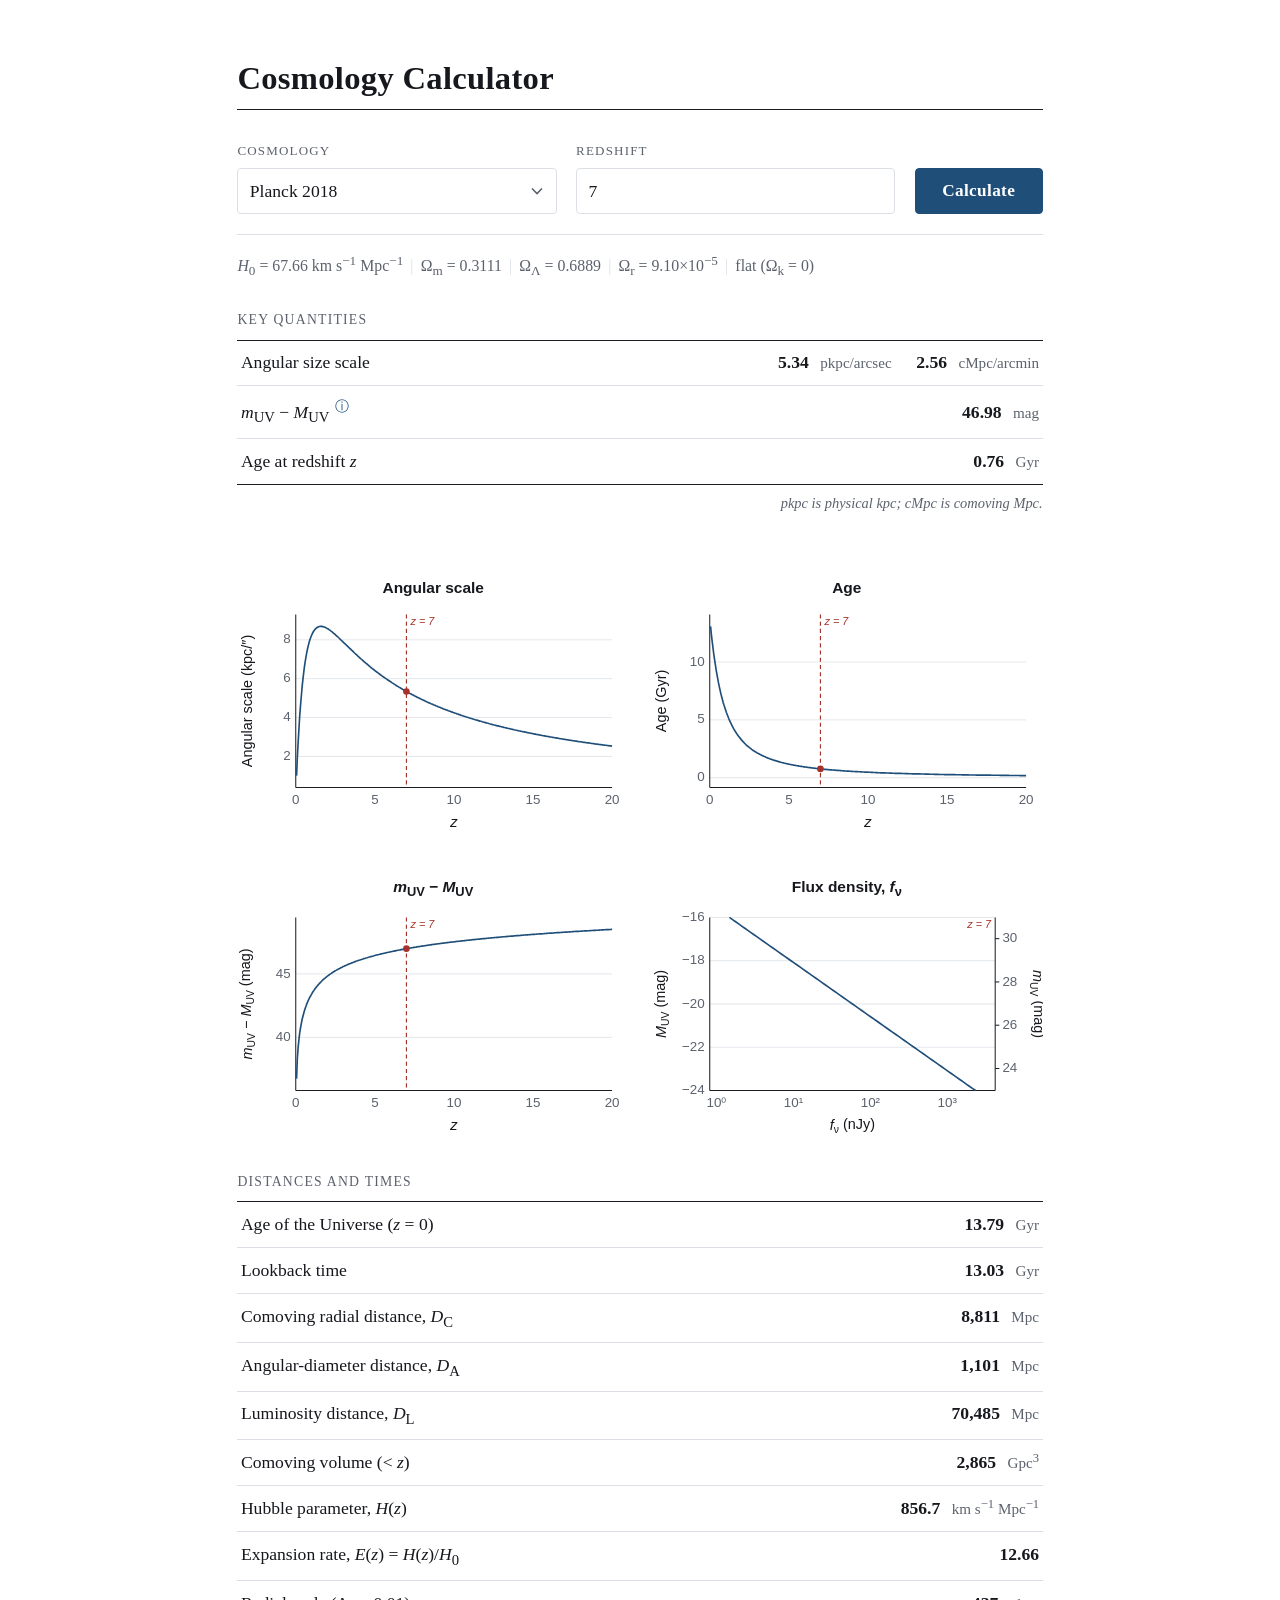
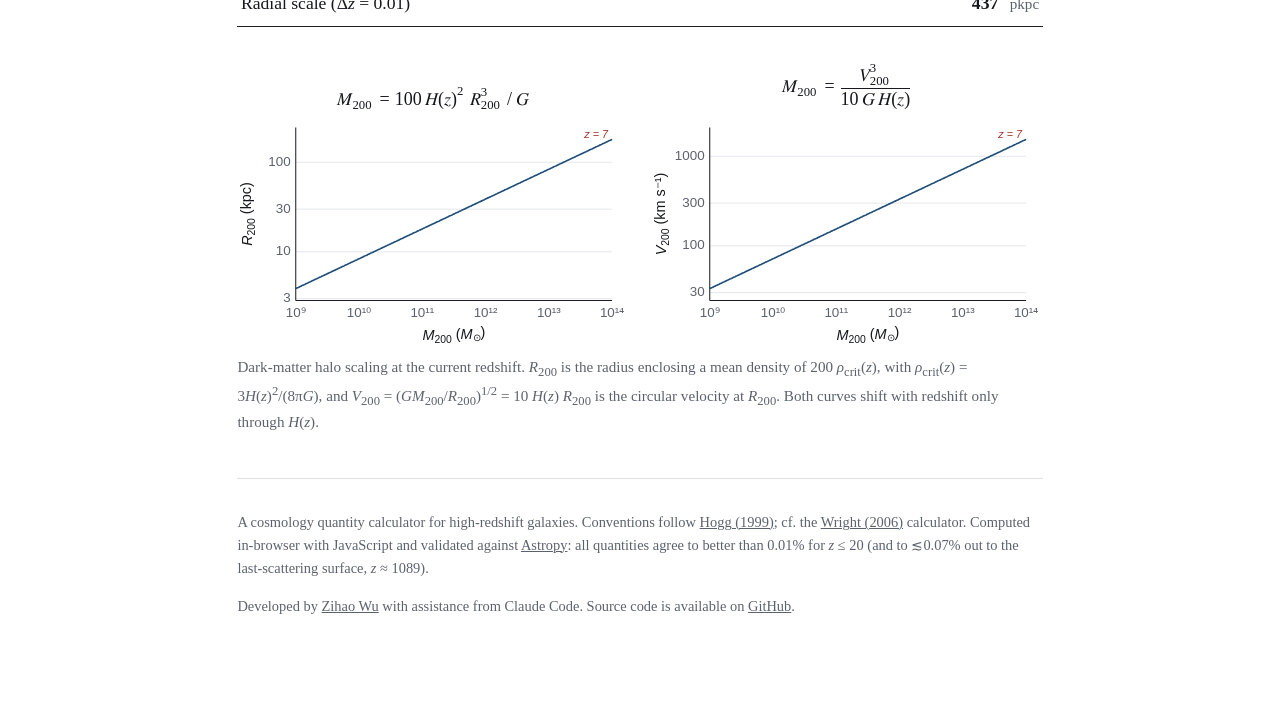
<file: index.html>
<!DOCTYPE html>
<html lang="en">
<head>
  <meta charset="UTF-8" />
  <meta name="viewport" content="width=device-width, initial-scale=1.0" />
  <title>Cosmology Calculator For High-Redshift Galaxies</title>
  <meta name="description" content="Fast browser-based cosmology calculator for redshift, lookback time, cosmic age, comoving distance, luminosity distance, angular diameter distance, distance modulus, and kpc/arcsec. Designed for high-redshift galaxies." />
  <meta name="keywords" content="cosmology calculator, redshift calculator, lookback time calculator, cosmic age, comoving distance, luminosity distance, angular diameter distance, distance modulus, kpc per arcsec" />
  <meta name="author" content="Zihao Wu" />
  <link rel="canonical" href="https://wuzihao.site/cosmo-calc/" />

  <!-- Open Graph / social preview -->
  <meta property="og:type" content="website" />
  <meta property="og:title" content="Cosmology Calculator" />
  <meta property="og:description" content="Browser-based cosmology calculator: redshift to age, lookback time, and distances." />
  <meta property="og:url" content="https://wuzihao.site/cosmo-calc/" />

  <link rel="stylesheet" href="style.css" />

  <script type="application/ld+json">
  {
    "@context": "https://schema.org",
    "@type": "SoftwareApplication",
    "name": "Cosmology Calculator",
    "applicationCategory": "Scientific calculator",
    "operatingSystem": "Web",
    "url": "https://wuzihao.site/cosmo-calc/",
    "author": {
      "@type": "Person",
      "name": "Zihao Wu",
      "affiliation": "Harvard University"
    },
    "description": "Browser-based cosmology calculator for redshift, lookback time, cosmic age, comoving distance, luminosity distance, angular diameter distance, distance modulus, and angular scale. Includes Planck 2018, Planck 2015, Planck 2013, WMAP9 and WMAP7 presets and is validated against Astropy.",
    "keywords": "cosmology calculator, redshift calculator, lookback time, angular diameter distance, luminosity distance, Planck 2018, Planck 2015, WMAP9, WMAP7",
    "offers": { "@type": "Offer", "price": "0", "priceCurrency": "USD" }
  }
  </script>
</head>
<body>
  <main>
    <header>
      <h1>Cosmology Calculator</h1>
      <hr class="rule" />
    </header>

    <form id="calc-form" autocomplete="off">
      <div class="controls">
        <label class="field">
          <span>Cosmology</span>
          <select id="cosmology">
            <option value="planck18" selected>Planck 2018</option>
            <option value="planck15">Planck 2015</option>
            <option value="planck13">Planck 2013</option>
            <option value="wmap9">WMAP9</option>
            <option value="wmap7">WMAP7</option>
            <option value="h70">H₀ = 70, Ωₘ = 0.3, ΩΛ = 0.7</option>
          </select>
        </label>

        <label class="field">
          <span>Redshift</span>
          <input id="redshift" type="number" value="7" min="0" step="any" />
        </label>

        <button type="submit">Calculate</button>
      </div>
    </form>

    <section id="params" class="params"></section>

    <div id="results" hidden>
      <section class="block">
        <table id="primary-table">
          <caption>Key quantities</caption>
          <tbody></tbody>
        </table>
        <p class="note">pkpc is physical kpc; cMpc is comoving Mpc.</p>
      </section>

      <figure class="figure-wrap">
        <div id="plots" class="plots"></div>
      </figure>

      <section class="block">
        <table id="secondary-table">
          <caption>Distances and times</caption>
          <tbody></tbody>
        </table>
      </section>

      <figure class="figure-wrap">
        <div id="halo-plots" class="plots"></div>
        <figcaption>
          Dark-matter halo scaling at the current redshift. <i>R</i><sub>200</sub> is the radius
          enclosing a mean density of 200 <i>&rho;</i><sub>crit</sub>(<i>z</i>), with
          <i>&rho;</i><sub>crit</sub>(<i>z</i>) = 3<i>H</i>(<i>z</i>)<sup>2</sup>/(8&pi;<i>G</i>), and
          <i>V</i><sub>200</sub> = (<i>GM</i><sub>200</sub>/<i>R</i><sub>200</sub>)<sup>1/2</sup> = 10 <i>H</i>(<i>z</i>) <i>R</i><sub>200</sub>
          is the circular velocity at <i>R</i><sub>200</sub>. Both curves shift with redshift only
          through <i>H</i>(<i>z</i>).
        </figcaption>
      </figure>
    </div>

    <footer>
      <p>
        A cosmology quantity calculator for high-redshift galaxies. Conventions follow
        <a href="https://arxiv.org/abs/astro-ph/9905116" target="_blank" rel="noopener">Hogg (1999)</a>;
        cf. the
        <a href="https://astro.ucla.edu/~wright/CosmoCalc.html" target="_blank" rel="noopener">Wright (2006)</a>
        calculator. Computed in-browser with JavaScript and validated against
        <a href="https://www.astropy.org/" target="_blank" rel="noopener">Astropy</a>:
        all quantities agree to better than 0.01% for <i>z</i> &le; 20 (and to
        &lesssim;0.07% out to the last-scattering surface, <i>z</i> &asymp; 1089).
      </p>
      <p>
        Developed by <a href="https://wuzihao.site" target="_blank" rel="noopener">Zihao Wu</a>
        with assistance from Claude Code.
        Source code is available on <a href="https://github.com/zihaowu-astro/cosmo-calc" target="_blank" rel="noopener">GitHub</a>.
      </p>
    </footer>
  </main>

  <script src="cosmo.js"></script>
</body>
</html>
</file>
<file: style.css>
:root {
  --bg: #ffffff;
  --panel: #fcfcfd;
  --panel-2: #ffffff;
  --text: #16181d;
  --muted: #5c626d;
  --accent: #1f4e79;   /* deep academic blue */
  --marker: #a4322a;   /* muted brick red */
  --border: #dce0e6;
  --rule: #1b1d22;
  --serif: Georgia, "Times New Roman", Cambria, "Source Serif Pro", serif;
  --mono: "SFMono-Regular", "SF Mono", Menlo, Consolas, "Liberation Mono", monospace;
}

* { box-sizing: border-box; }

html {
  -webkit-text-size-adjust: 100%;
  font-size: 110%;          /* scale the whole UI up ~10% */
}

body {
  margin: 0;
  font-family: var(--serif);
  background: var(--bg);
  color: var(--text);
  line-height: 1.55;
  min-height: 100vh;
  font-size: 1rem;
}

main {
  max-width: 48.75rem;       /* was 780px; now scales with root font */
  margin: 0 auto;
  padding: 3rem 1.5rem 4.5rem;
}

/* ---- Header ---------------------------------------------------------- */
header { margin-bottom: 1.75rem; }

h1 {
  font-size: 1.85rem;
  font-weight: 600;
  letter-spacing: 0.01em;
  margin: 0 0 0.35rem;
}

.lede {
  margin: 0 0 0.9rem;
  color: var(--muted);
  font-style: italic;
  font-size: 0.98rem;
}

.rule {
  border: none;
  border-top: 1.5px solid var(--rule);
  margin: 0;
}

i, em { font-style: italic; }

a { color: var(--accent); text-decoration-thickness: 0.5px; }

/* ---- Controls -------------------------------------------------------- */
form {
  margin: 1.5rem 0 0.25rem;
  padding: 0;
}

.controls {
  display: flex;
  flex-wrap: wrap;
  gap: 1.1rem;
  align-items: flex-end;
}

.field {
  display: flex;
  flex-direction: column;
  gap: 0.4rem;
  flex: 1 1 190px;
}

.field span {
  font-family: var(--serif);
  font-size: 0.74rem;
  color: var(--muted);
  text-transform: uppercase;
  letter-spacing: 0.09em;
}

select, input {
  box-sizing: border-box;
  height: 2.6rem;          /* equal height across Safari/Chrome */
  margin: 0;
  background: var(--panel-2);
  border: 1px solid var(--border);
  color: var(--text);
  border-radius: 4px;
  padding: 0 0.65rem;
  font-size: 1rem;
  line-height: normal;
  font-family: var(--serif);
}

/* Reset native chrome so the select height is predictable, add a custom arrow */
select {
  -webkit-appearance: none;
  appearance: none;
  padding-right: 1.9rem;
  background-image: url("data:image/svg+xml,%3Csvg xmlns='http://www.w3.org/2000/svg' width='12' height='8' viewBox='0 0 12 8'%3E%3Cpath fill='none' stroke='%235c626d' stroke-width='1.6' d='M1 1.5 6 6.5 11 1.5'/%3E%3C/svg%3E");
  background-repeat: no-repeat;
  background-position: right 0.7rem center;
  background-size: 0.7rem auto;
}

select:focus, input:focus {
  outline: none;
  border-color: var(--accent);
  box-shadow: 0 0 0 2px rgba(31, 78, 121, 0.12);
}

button {
  box-sizing: border-box;
  height: 2.6rem;
  background: var(--accent);
  color: #ffffff;
  border: 1px solid var(--accent);
  border-radius: 4px;
  padding: 0 1.5rem;
  font-size: 0.98rem;
  font-family: var(--serif);
  font-weight: 600;
  letter-spacing: 0.02em;
  cursor: pointer;
  flex: 0 0 auto;
}

button:hover { background: #1a4368; }

/* ---- Parameter line -------------------------------------------------- */
.params {
  margin: 1.1rem 0 0;
  padding-top: 0.9rem;
  border-top: 1px solid var(--border);
  font-size: 0.9rem;
  color: var(--text);
}

.params .model-name { font-weight: 600; }

.params .model-params {
  color: var(--muted);
  font-variant-numeric: tabular-nums;
}

.params .sep { color: var(--border); margin: 0 0.45em; }

.block .note {
  margin: 0.4rem 0 0;
  text-align: right;
  color: var(--muted);
  font-size: 0.82rem;
  font-style: italic;
}

/* ---- Result tables --------------------------------------------------- */
#results { margin-top: 1.6rem; }

.block { margin: 0; }

table {
  width: 100%;
  border-collapse: collapse;
  font-variant-numeric: tabular-nums;
}

caption {
  caption-side: top;
  text-align: left;
  font-size: 0.78rem;
  letter-spacing: 0.09em;
  text-transform: uppercase;
  color: var(--muted);
  padding: 0 0 0.5rem;
}

thead th { display: none; }

tbody tr:first-child td { border-top: 1.5px solid var(--rule); }

td {
  padding: 0.5rem 0.2rem;
  border-bottom: 1px solid var(--border);
  vertical-align: baseline;
}

tbody tr:last-child td { border-bottom: 1.5px solid var(--rule); }

td.label { color: var(--text); }

.info {
  text-decoration: none;
  color: var(--accent);
  font-size: 0.82em;
  vertical-align: super;
  cursor: help;
  margin-left: 0.1em;
}
.info:hover { color: var(--marker); }

/* explanation page prose */
.prose h2 { font-size: 1.15rem; margin: 1.75rem 0 0.5rem; }
.prose p { margin: 0.9rem 0; }
.prose .back { margin-top: 2.25rem; font-size: 0.95rem; }

td.value {
  text-align: right;
  white-space: nowrap;
  font-weight: 600;
}

td.value .alt { margin-left: 1.4rem; }

td.value .unit {
  color: var(--muted);
  font-weight: 400;
  font-style: normal;   /* units in upright (roman) type */
  margin-left: 0.4rem;
  font-size: 0.86em;
}

/* ---- Figure ---------------------------------------------------------- */
.figure-wrap {
  margin: 2rem 0;
}

.figure-wrap figcaption {
  font-size: 0.86rem;
  color: var(--muted);
  margin-top: 0.6rem;
  line-height: 1.5;
}

.figure-wrap figcaption .fnum { font-weight: 600; color: var(--text); }

.plots {
  display: grid;
  grid-template-columns: repeat(2, minmax(0, 1fr));
  gap: 1.1rem 1.25rem;
}

@media (max-width: 34rem) {
  .plots { grid-template-columns: minmax(0, 1fr); }
}

.panel { margin: 0; }

.panel svg { width: 100%; height: auto; display: block; }

/* Nature-style figures: Helvetica/Arial sans-serif throughout */
.panel text { font-family: "Helvetica Neue", Helvetica, Arial, sans-serif; }
.panel .axis { stroke: var(--rule); stroke-width: 1; }
.panel .grid { stroke: var(--border); stroke-width: 0.75; }
.panel .tick { fill: var(--muted); font-size: 13px; }
.panel .axtitle { fill: var(--text); font-size: 14px; }
/* Panel title, in HTML above the SVG so formulas can be set in MathML. It is
   bottom-aligned in a fixed band, so that a one-line title and a stacked
   fraction still leave every plot in a row starting at the same height, and its
   content sits in a span because a flex container would trim the spaces around
   "-" and ",". */
.panel .ptitle {
  display: flex;
  align-items: flex-end;
  justify-content: center;
  min-height: 3.1em;
  font-family: "Helvetica Neue", Helvetica, Arial, sans-serif;
  font-size: 0.88rem;
  font-weight: 700;
  color: var(--text);
  text-align: center;
  line-height: 1.25;
  margin: 0 0 0.15rem;
}

.panel .ptitle i { font-style: italic; }

/* Formulas keep the browser's own math font, which sets them the way TeX would;
   the plain-text titles above stay in the figure's sans-serif face. */
.panel .ptitle math {
  font-weight: 400;
  font-size: 1.16em;
  margin: 0 auto;
}
.panel .ztag { fill: var(--marker); font-size: 10.5px; font-style: italic; }

/* hover read-out */
.panel .capture { cursor: crosshair; }
.panel .hline { stroke: #8a8f98; stroke-width: 1; stroke-dasharray: 4 3; }
.panel .hdot { fill: #8a8f98; }
.panel .htext {
  fill: var(--text);
  font-size: 10.5px;
  paint-order: stroke;
  stroke: #ffffff;
  stroke-width: 3px;
  stroke-linejoin: round;
}

/* ---- Footer ---------------------------------------------------------- */
footer {
  margin-top: 2.5rem;
  padding-top: 1rem;
  border-top: 1px solid var(--border);
  color: var(--muted);
  font-size: 0.82rem;
  line-height: 1.6;
}

footer a { color: var(--muted); }
</file>
